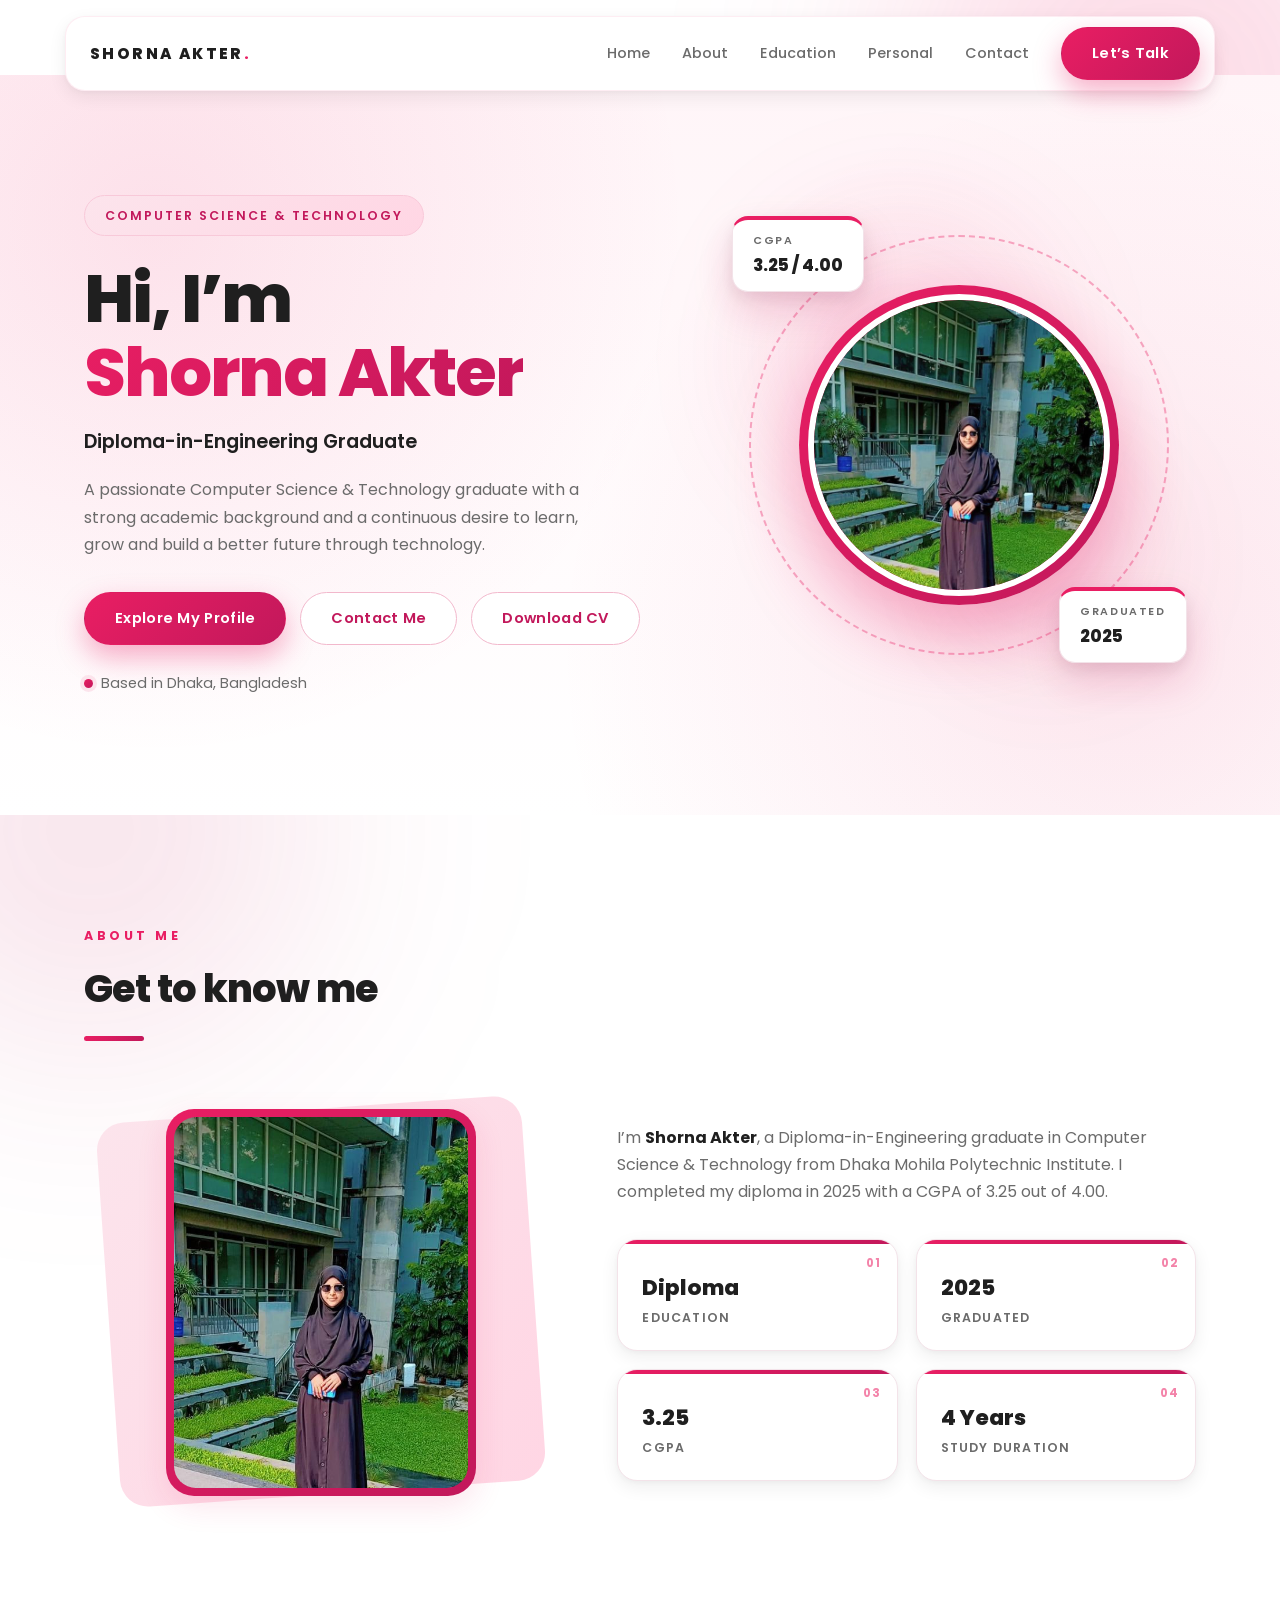
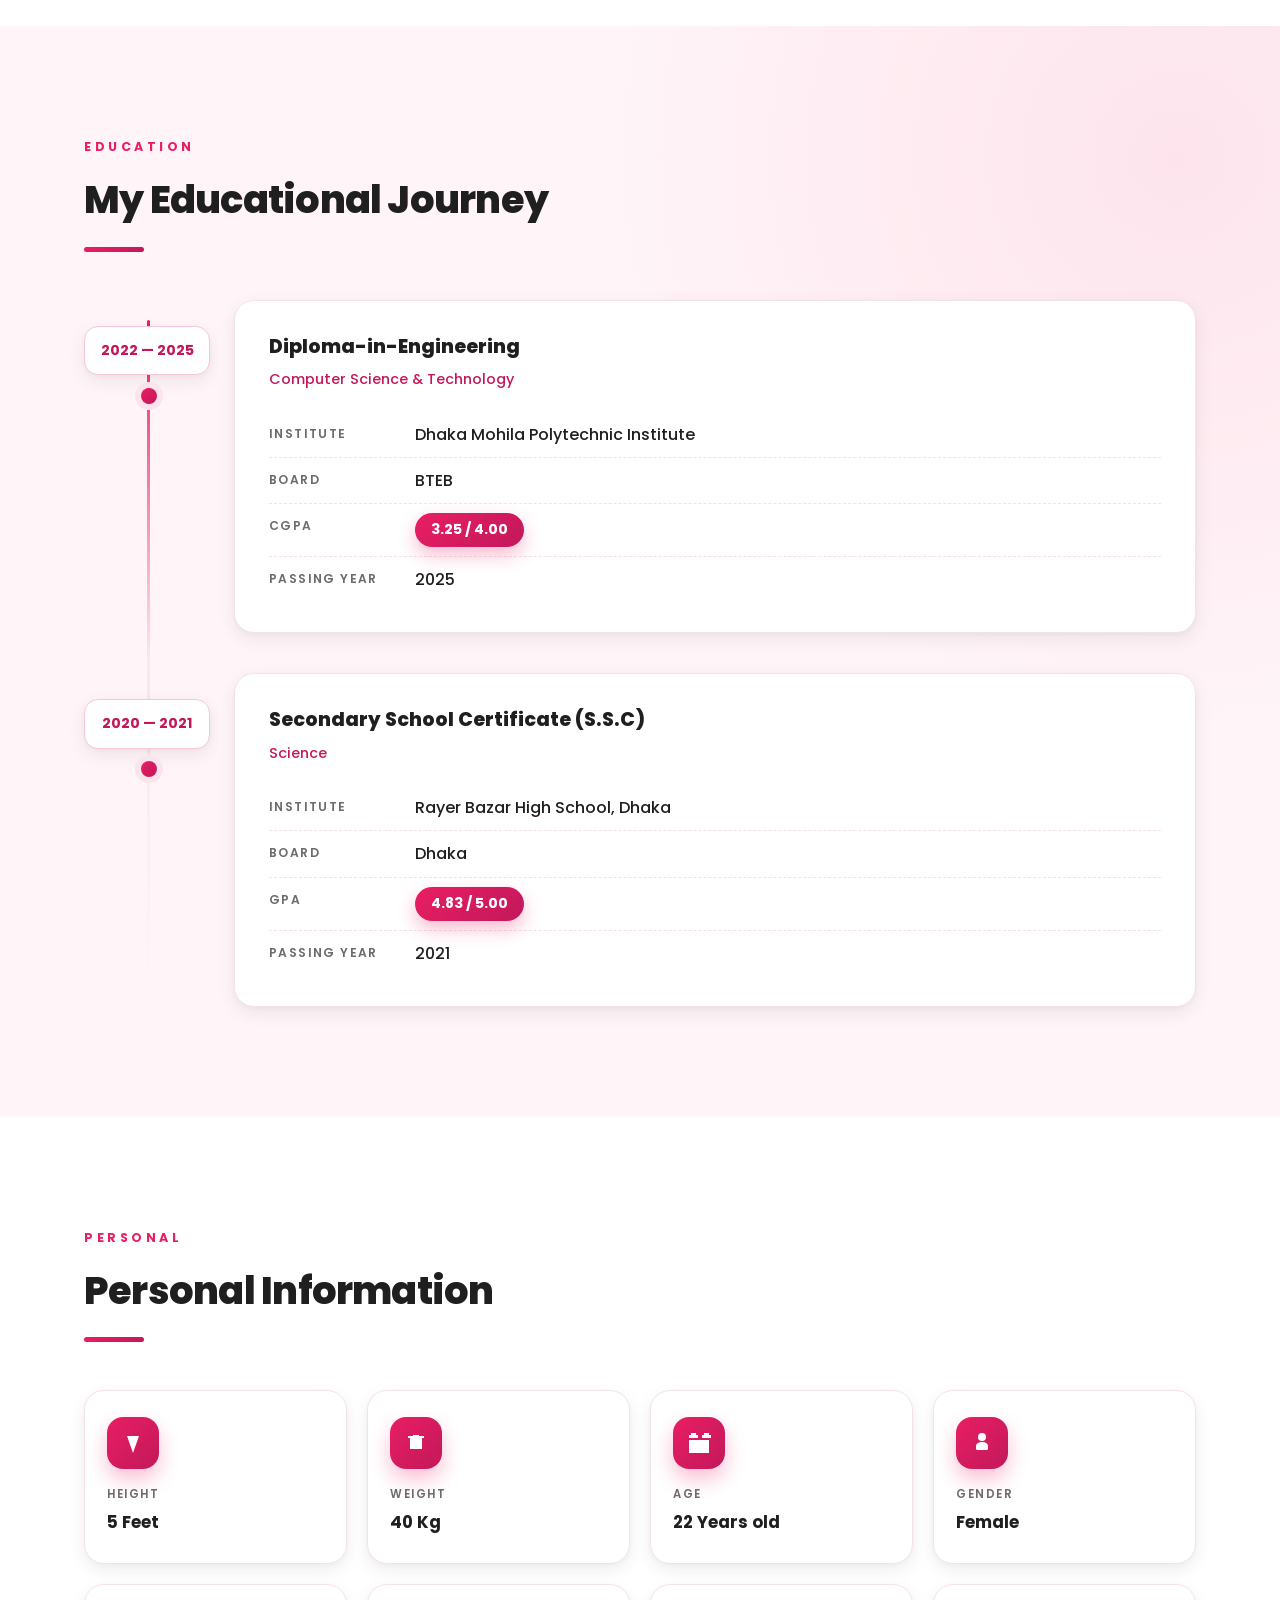
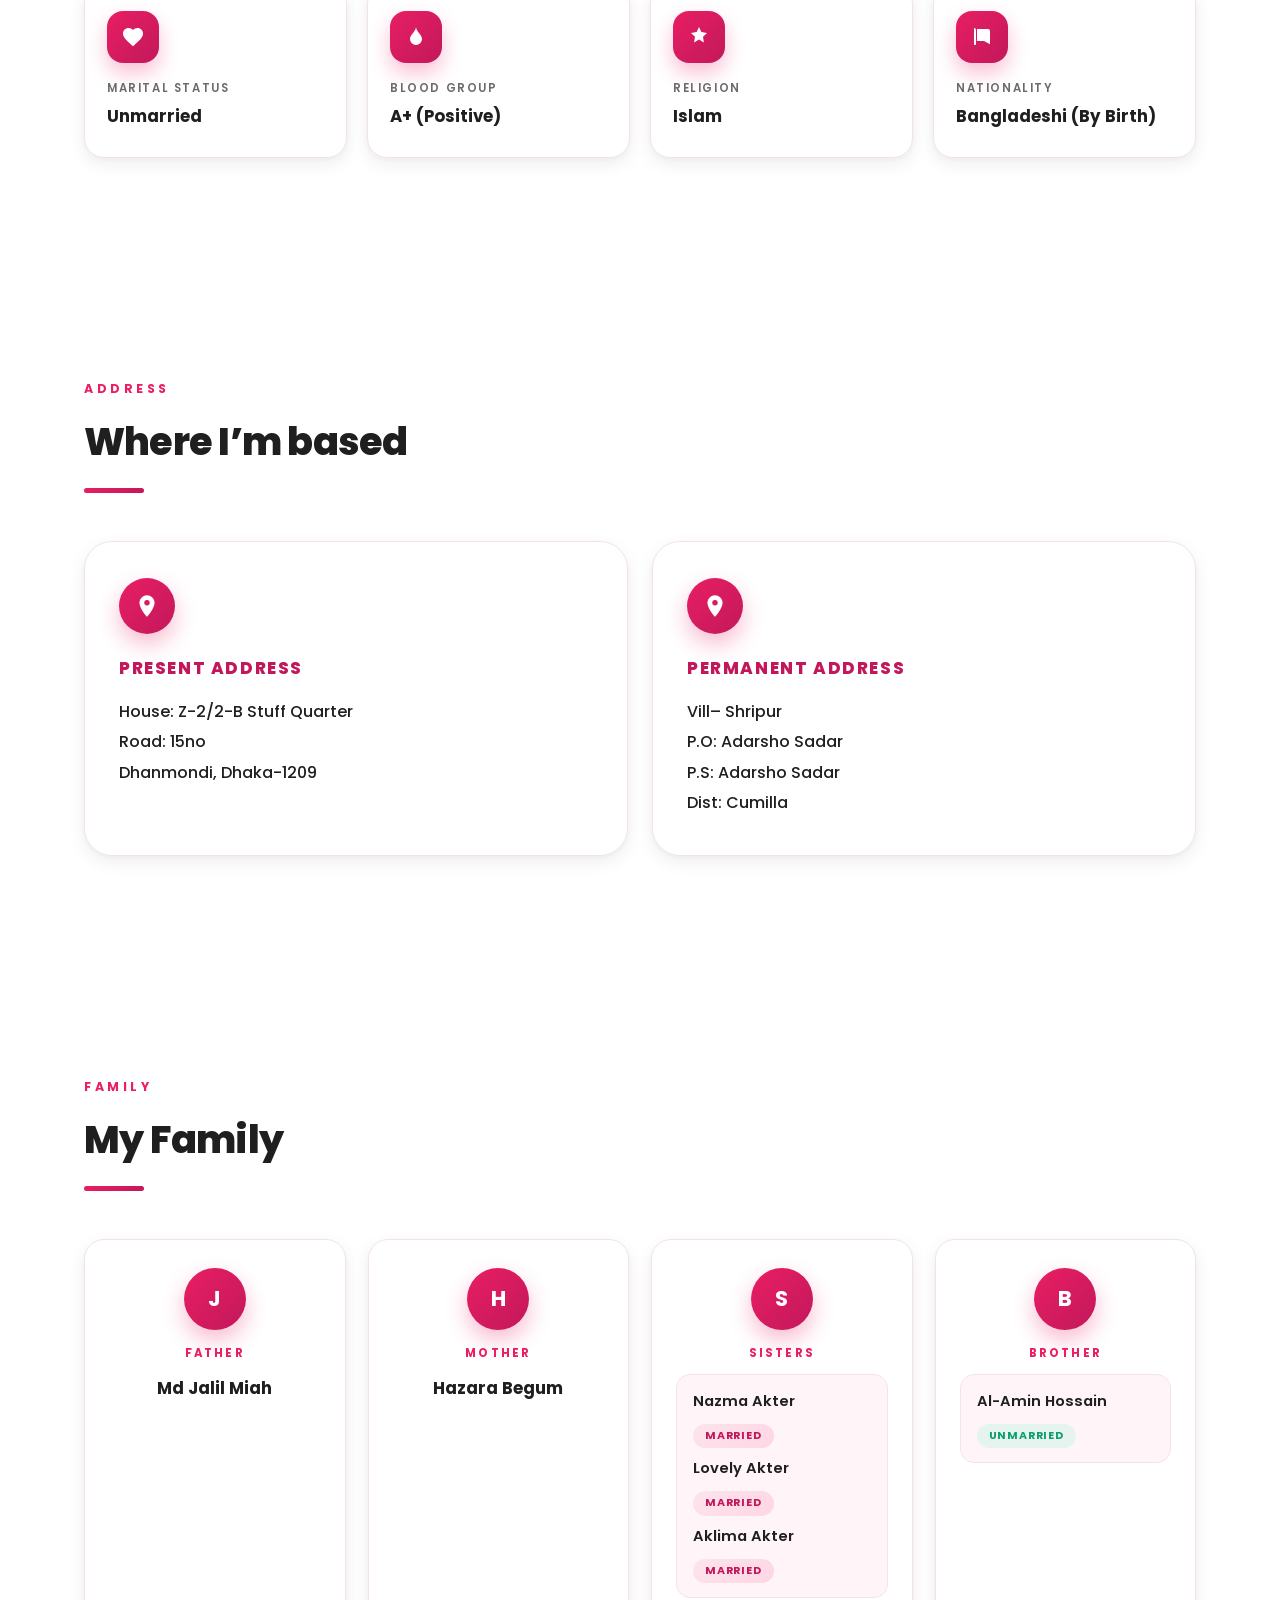
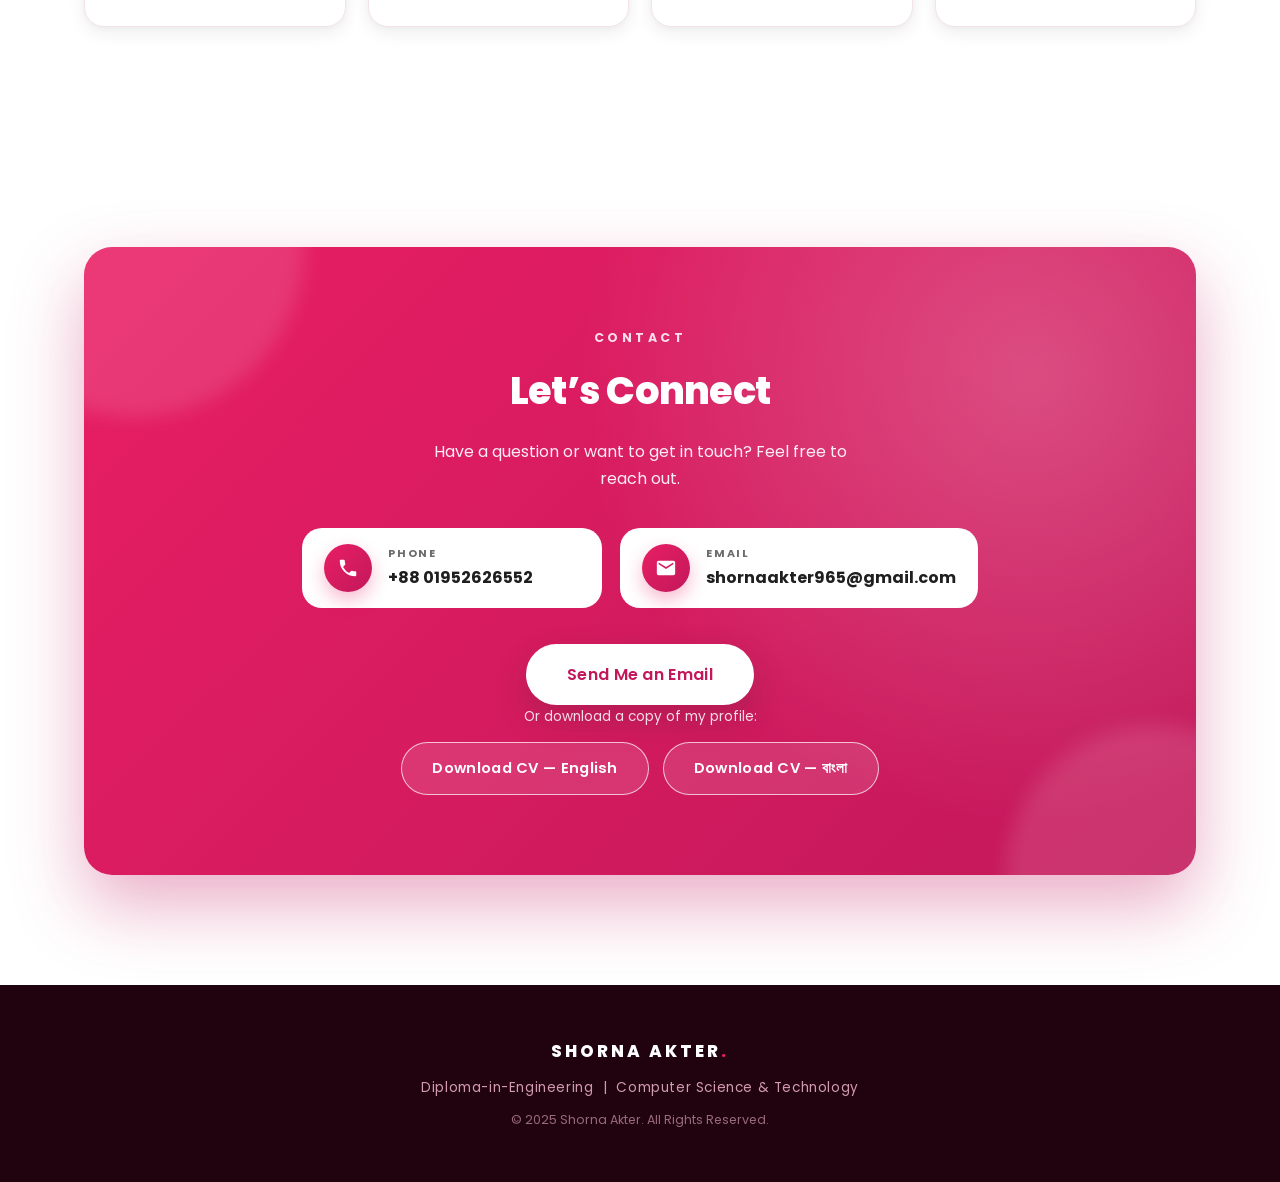
<file: index.html>
<!DOCTYPE html>
<html lang="en">

<head>
    <meta charset="UTF-8">
    <meta name="viewport" content="width=device-width, initial-scale=1.0">
    <meta name="description" content="Personal portfolio of Shorna Akter, Diploma-in-Engineering graduate in Computer Science & Technology from Dhaka Mohila Polytechnic Institute.">
    <title>Shorna Akter | Computer Science &amp; Technology Graduate</title>

    <link rel="preconnect" href="https://fonts.googleapis.com">
    <link rel="preconnect" href="https://fonts.gstatic.com" crossorigin>
    <link href="https://fonts.googleapis.com/css2?family=Poppins:wght@400;500;600;700;800&display=swap" rel="stylesheet">

    <link rel="stylesheet" href="style.css">
</head>

<body id="home">

    <!-- ===================== NAVBAR ===================== -->
    <header class="site-header">
        <nav class="nav-bar" aria-label="Primary navigation">

            <a class="brand" href="#home">SHORNA&nbsp;AKTER</a>

            <input type="checkbox" id="nav-toggle" class="nav-toggle-input" aria-hidden="true">
            <label for="nav-toggle" class="nav-toggle" aria-label="Toggle navigation menu">
                <span></span>
                <span></span>
                <span></span>
            </label>

            <div class="nav-links">
                <a href="#home">Home</a>
                <a href="#about">About</a>
                <a href="#education">Education</a>
                <a href="#personal">Personal</a>
                <a href="#contact">Contact</a>
            </div>

            <a href="#contact" class="btn btn-primary nav-cta">Let&rsquo;s Talk</a>

        </nav>
    </header>

    <main>

        <!-- ===================== HERO ===================== -->
        <section class="hero">
            <div class="container hero-grid">

                <div class="hero-text">
                    <span class="hero-badge">COMPUTER SCIENCE &amp; TECHNOLOGY</span>
                    <h1>Hi, I&rsquo;m<br><span class="grad-text">Shorna Akter</span></h1>
                    <p class="hero-subtitle">Diploma-in-Engineering Graduate</p>
                    <p class="hero-desc">
                        A passionate Computer Science &amp; Technology graduate with a strong academic background
                        and a continuous desire to learn, grow and build a better future through technology.
                    </p>

                    <div class="hero-cta">
                        <a href="#about" class="btn btn-primary">Explore My Profile</a>
                        <a href="#contact" class="btn btn-outline">Contact Me</a>
                        <a href="assets/Shorna-Akter-CV-English.pdf" download="Shorna-Akter-CV-English.pdf" class="btn btn-outline">Download CV</a>
                    </div>

                    <p class="hero-location">Based in Dhaka, Bangladesh</p>
                </div>

                <div class="hero-visual">

                    <div class="blob blob-1" aria-hidden="true"></div>
                    <div class="blob blob-2" aria-hidden="true"></div>
                    <div class="ring-orbit" aria-hidden="true"></div>

                    <div class="profile-frame">
                        <div class="profile-figure" role="img" aria-label="Profile photo of Shorna Akter">
                            <img src="assets/photo_2026-09-15_10-30-30.jpg" alt="Profile photo of Shorna Akter">
                        </div>
                    </div>

                    <div class="float-chip chip-cgpa">
                        <span>CGPA</span>
                        <strong>3.25 / 4.00</strong>
                    </div>

                    <div class="float-chip chip-grad">
                        <span>Graduated</span>
                        <strong>2025</strong>
                    </div>

                </div>

            </div>
        </section>

        <!-- ===================== ABOUT ===================== -->
        <section class="section" id="about">
            <div class="container">

                <p class="section-label">About Me</p>
                <h2 class="section-heading">Get to know me</h2>

                <div class="about-grid">

                    <div class="about-visual">
                        <!-- Replace the placeholder with:
                             <img src="assets/profile.jpg" alt="Photo of Shorna Akter"> -->
                        <div class="about-frame" role="img" aria-label="Photo of Shorna Akter">
                            <img class="about-photo" src="assets/photo_2026-09-15_10-30-30.jpg" alt="Photo of Shorna Akter">
                        </div>
                    </div>

                    <div class="about-content">

                        <p class="about-text">
                            I&rsquo;m <strong>Shorna Akter</strong>, a Diploma-in-Engineering graduate in
                            Computer Science &amp; Technology from Dhaka Mohila Polytechnic Institute.
                            I completed my diploma in 2025 with a CGPA of 3.25 out of 4.00.
                        </p>

                        <div class="stats-grid">

                            <div class="stat-card">
                                <span class="stat-num">01</span>
                                <span class="stat-value">Diploma</span>
                                <span class="stat-label">Education</span>
                            </div>

                            <div class="stat-card">
                                <span class="stat-num">02</span>
                                <span class="stat-value">2025</span>
                                <span class="stat-label">Graduated</span>
                            </div>

                            <div class="stat-card">
                                <span class="stat-num">03</span>
                                <span class="stat-value">3.25</span>
                                <span class="stat-label">CGPA</span>
                            </div>

                            <div class="stat-card">
                                <span class="stat-num">04</span>
                                <span class="stat-value">4 Years</span>
                                <span class="stat-label">Study Duration</span>
                            </div>

                        </div>

                    </div>

                </div>

            </div>
        </section>

        <!-- ===================== EDUCATION ===================== -->
        <section class="section educ" id="education">
            <div class="container">

                <p class="section-label">Education</p>
                <h2 class="section-heading">My Educational Journey</h2>

                <div class="timeline">

                    <article class="tl-item">
                        <span class="tl-year">2022 &mdash; 2025</span>
                        <span class="tl-dot" aria-hidden="true"></span>

                        <div class="tl-card">
                            <h3 class="tl-degree">Diploma-in-Engineering</h3>
                            <p class="tl-sub">Computer Science &amp; Technology</p>

                            <dl class="tl-details">
                                <div class="tl-row">
                                    <dt>Institute</dt>
                                    <dd>Dhaka Mohila Polytechnic Institute</dd>
                                </div>
                                <div class="tl-row">
                                    <dt>Board</dt>
                                    <dd>BTEB</dd>
                                </div>
                                <div class="tl-row">
                                    <dt>CGPA</dt>
                                    <dd><span class="score-pill">3.25 / 4.00</span></dd>
                                </div>
                                <div class="tl-row">
                                    <dt>Passing Year</dt>
                                    <dd>2025</dd>
                                </div>
                            </dl>
                        </div>
                    </article>

                    <article class="tl-item">
                        <span class="tl-year">2020 &mdash; 2021</span>
                        <span class="tl-dot" aria-hidden="true"></span>

                        <div class="tl-card">
                            <h3 class="tl-degree">Secondary School Certificate (S.S.C)</h3>
                            <p class="tl-sub">Science</p>

                            <dl class="tl-details">
                                <div class="tl-row">
                                    <dt>Institute</dt>
                                    <dd>Rayer Bazar High School, Dhaka</dd>
                                </div>
                                <div class="tl-row">
                                    <dt>Board</dt>
                                    <dd>Dhaka</dd>
                                </div>
                                <div class="tl-row">
                                    <dt>GPA</dt>
                                    <dd><span class="score-pill">4.83 / 5.00</span></dd>
                                </div>
                                <div class="tl-row">
                                    <dt>Passing Year</dt>
                                    <dd>2021</dd>
                                </div>
                            </dl>
                        </div>
                    </article>

                </div>

            </div>
        </section>

        <!-- ===================== PERSONAL ===================== -->
        <section class="section" id="personal">
            <div class="container">

                <p class="section-label">Personal</p>
                <h2 class="section-heading">Personal Information</h2>

                <div class="info-grid">

                    <div class="info-card">
                        <span class="info-icon" aria-hidden="true">
                            <svg viewBox="0 0 24 24">
                                <path d="M12 2v3M6 5h12M9 8v6M15 8v6M6 5l6 17 6-17"/>
                                <path d="M8 8h8"/>
                            </svg>
                        </span>
                        <span class="info-label">Height</span>
                        <span class="info-value">5 Feet</span>
                    </div>

                    <div class="info-card">
                        <span class="info-icon" aria-hidden="true">
                            <svg viewBox="0 0 24 24">
                                <path d="M4 7h2v11h12V7h2V5H4z"/>
                                <path d="M9 4h6v2h1v2H8V6h1V4zm1 4h4v4h-4z"/>
                            </svg>
                        </span>
                        <span class="info-label">Weight</span>
                        <span class="info-value">40 Kg</span>
                    </div>

                    <div class="info-card">
                        <span class="info-icon" aria-hidden="true">
                            <svg viewBox="0 0 24 24">
                                <path d="M7 2h2v2h2v3H2V4h2V2h3zm12 0h-2v2h-2v3h9V4h-2V2h-3z"/>
                                <path d="M2 9h20v13H2z"/>
                                <path d="M2 11h20v3H2z"/>
                            </svg>
                        </span>
                        <span class="info-label">Age</span>
                        <span class="info-value">22 Years old</span>
                    </div>

                    <div class="info-card">
                        <span class="info-icon" aria-hidden="true">
                            <svg viewBox="0 0 24 24">
                                <path d="M12 2a4 4 0 1 1 0 8 4 4 0 0 1 0-8z"/>
                                <path d="M12 11c-4 0-6 1.67-6 4v2.5c0 .7.3 1.5 1 1.5h10c.7 0 1-.8 1-1.5V15c0-2.33-2-4-6-4z"/>
                            </svg>
                        </span>
                        <span class="info-label">Gender</span>
                        <span class="info-value">Female</span>
                    </div>

                    <div class="info-card">
                        <span class="info-icon" aria-hidden="true">
                            <svg viewBox="0 0 24 24">
                                <path d="M12 21.35 10.55 20.03C5.4 15.36 2 12.28 2 8.5 2 5.42 4.42 3 7.5 3c1.74 0 3.41.81 4.5 2.09C13.09 3.81 14.76 3 16.5 3 19.58 3 22 5.42 22 8.5c0 3.78-3.4 6.86-8.55 11.54L12 21.35z"/>
                            </svg>
                        </span>
                        <span class="info-label">Marital Status</span>
                        <span class="info-value">Unmarried</span>
                    </div>

                    <div class="info-card">
                        <span class="info-icon" aria-hidden="true">
                            <svg viewBox="0 0 24 24">
                                <path d="M12 2c-.3 5-6 7.5-6 12a6 6 0 0 0 12 0c0-4.5-5.7-7-6-12z"/>
                            </svg>
                        </span>
                        <span class="info-label">Blood Group</span>
                        <span class="info-value">A+ (Positive)</span>
                    </div>

                    <div class="info-card">
                        <span class="info-icon" aria-hidden="true">
                            <svg viewBox="0 0 24 24">
                                <path d="M12 2l2.4 5.1L20 7.9l-4 3.9.9 5.6L12 14.6 7.1 17.4 8 11.8l-4-3.9 5.6-.8z"/>
                            </svg>
                        </span>
                        <span class="info-label">Religion</span>
                        <span class="info-value">Islam</span>
                    </div>

                    <div class="info-card">
                        <span class="info-icon" aria-hidden="true">
                            <svg viewBox="0 0 24 24">
                                <path d="M4 3a2 2 0 0 1 2 2v14a1 1 0 0 1-1.5.9L4 19.6V3z"/>
                                <path d="M6 4h12a2 2 0 0 1 2 2v13.2L14 16H6.5l.5-.5V4z"/>
                            </svg>
                        </span>
                        <span class="info-label">Nationality</span>
                        <span class="info-value">Bangladeshi (By Birth)</span>
                    </div>

                </div>

            </div>
        </section>

        <!-- ===================== ADDRESS ===================== -->
        <section class="section" id="address">
            <div class="container">

                <p class="section-label">Address</p>
                <h2 class="section-heading">Where I&rsquo;m based</h2>

                <div class="address-grid">

                    <div class="address-card">
                        <span class="address-icon" aria-hidden="true">
                            <svg viewBox="0 0 24 24">
                                <path d="M12 2a7 7 0 0 0-7 7c0 5.25 7 13 7 13s7-7.75 7-13a7 7 0 0 0-7-7zm0 9.5a2.5 2.5 0 1 1 0-5 2.5 2.5 0 0 1 0 5z"/>
                            </svg>
                        </span>
                        <h3 class="address-title">Present Address</h3>
                        <p class="address-line">House: Z-2/2-B Stuff Quarter</p>
                        <p class="address-line">Road: 15no</p>
                        <p class="address-line">Dhanmondi, Dhaka-1209</p>
                    </div>

                    <div class="address-card">
                        <span class="address-icon" aria-hidden="true">
                            <svg viewBox="0 0 24 24">
                                <path d="M12 2a7 7 0 0 0-7 7c0 5.25 7 13 7 13s7-7.75 7-13a7 7 0 0 0-7-7zm0 9.5a2.5 2.5 0 1 1 0-5 2.5 2.5 0 0 1 0 5z"/>
                            </svg>
                        </span>
                        <h3 class="address-title">Permanent Address</h3>
                        <p class="address-line">Vill&ndash; Shripur</p>
                        <p class="address-line">P.O: Adarsho Sadar</p>
                        <p class="address-line">P.S: Adarsho Sadar</p>
                        <p class="address-line">Dist: Cumilla</p>
                    </div>

                </div>

            </div>
        </section>

        <!-- ===================== FAMILY ===================== -->
        <section class="section" id="family">
            <div class="container">

                <p class="section-label">Family</p>
                <h2 class="section-heading">My Family</h2>

                <div class="family-grid">

                    <div class="family-card">
                        <span class="family-avatar" aria-hidden="true">J</span>
                        <span class="family-role">Father</span>
                        <span class="family-name">Md Jalil Miah</span>
                    </div>

                    <div class="family-card">
                        <span class="family-avatar" aria-hidden="true">H</span>
                        <span class="family-role">Mother</span>
                        <span class="family-name">Hazara Begum</span>
                    </div>

                    <div class="family-card">
                        <span class="family-avatar" aria-hidden="true">S</span>
                        <span class="family-role">Sisters</span>
                        <ul class="family-list">
                            <li>Nazma Akter <span class="family-status">Married</span></li>
                            <li>Lovely Akter <span class="family-status">Married</span></li>
                            <li>Aklima Akter <span class="family-status">Married</span></li>
                        </ul>
                    </div>

                    <div class="family-card">
                        <span class="family-avatar" aria-hidden="true">B</span>
                        <span class="family-role">Brother</span>
                        <ul class="family-list">
                            <li>Al-Amin Hossain <span class="family-status unmarried">Unmarried</span></li>
                        </ul>
                    </div>

                </div>

            </div>
        </section>

        <!-- ===================== CONTACT ===================== -->
        <section class="section" id="contact">
            <div class="container">

                <div class="contact-panel">

                    <div class="contact-glow contact-glow-1" aria-hidden="true"></div>
                    <div class="contact-glow contact-glow-2" aria-hidden="true"></div>

                    <p class="contact-label">Contact</p>
                    <h2>Let&rsquo;s Connect</h2>
                    <p class="contact-desc">Have a question or want to get in touch? Feel free to reach out.</p>

                    <div class="contact-cards">

                        <a class="contact-card" href="tel:+8801952626552">
                            <span class="contact-method-icon" aria-hidden="true">
                                <svg viewBox="0 0 24 24">
                                    <path d="M6.62 10.79a15 15 0 0 0 6.59 6.59l2.2-2.2a1 1 0 0 1 1.02-.24 11.36 11.36 0 0 0 3.57.57 1 1 0 0 1 1 1V20a1 1 0 0 1-1 1A17 17 0 0 1 3 4a1 1 0 0 1 1-1h3.5a1 1 0 0 1 1 1 11.36 11.36 0 0 0 .57 3.57 1 1 0 0 1-.25 1.02z"/>
                                </svg>
                            </span>
                            <span class="contact-method-body">
                                <span class="contact-method-label">Phone</span>
                                <span class="contact-method-value">+88 01952626552</span>
                            </span>
                        </a>

                        <a class="contact-card" href="mailto:shornaakter965@gmail.com">
                            <span class="contact-method-icon" aria-hidden="true">
                                <svg viewBox="0 0 24 24">
                                    <path d="M20 4H4a2 2 0 0 0-2 2v12a2 2 0 0 0 2 2h16a2 2 0 0 0 2-2V6a2 2 0 0 0-2-2zm0 4-8 5-8-5V6l8 5 8-5z"/>
                                </svg>
                            </span>
                            <span class="contact-method-body">
                                <span class="contact-method-label">Email</span>
                                <span class="contact-method-value">shornaakter965@gmail.com</span>
                            </span>
                        </a>

                    </div>

                    <a href="mailto:shornaakter965@gmail.com?subject=Let's%20Connect" class="btn btn-white">
                        Send Me an Email
                    </a>

                    <p class="download-hint">Or download a copy of my profile:</p>

                    <div class="download-row">
                        <a href="assets/Shorna-Akter-CV-English.pdf" download="Shorna-Akter-CV-English.pdf" class="btn btn-ghost">Download CV &mdash; English</a>
                        <a href="assets/Shorna-Akter-CV-Bangla.pdf" download="Shorna-Akter-CV-Bangla.pdf" class="btn btn-ghost">Download CV &mdash; বাংলা</a>
                    </div>

                </div>

            </div>
        </section>

    </main>

    <!-- ===================== FOOTER ===================== -->
    <footer class="site-footer">
        <div class="container footer-inner">
            <p class="footer-brand">SHORNA&nbsp;AKTER</p>
            <p class="footer-tag">Diploma-in-Engineering &nbsp;|&nbsp; Computer Science &amp; Technology</p>
            <p class="footer-copy">&copy; 2025 Shorna Akter. All Rights Reserved.</p>
        </div>
    </footer>

</body>

</html>
</file>
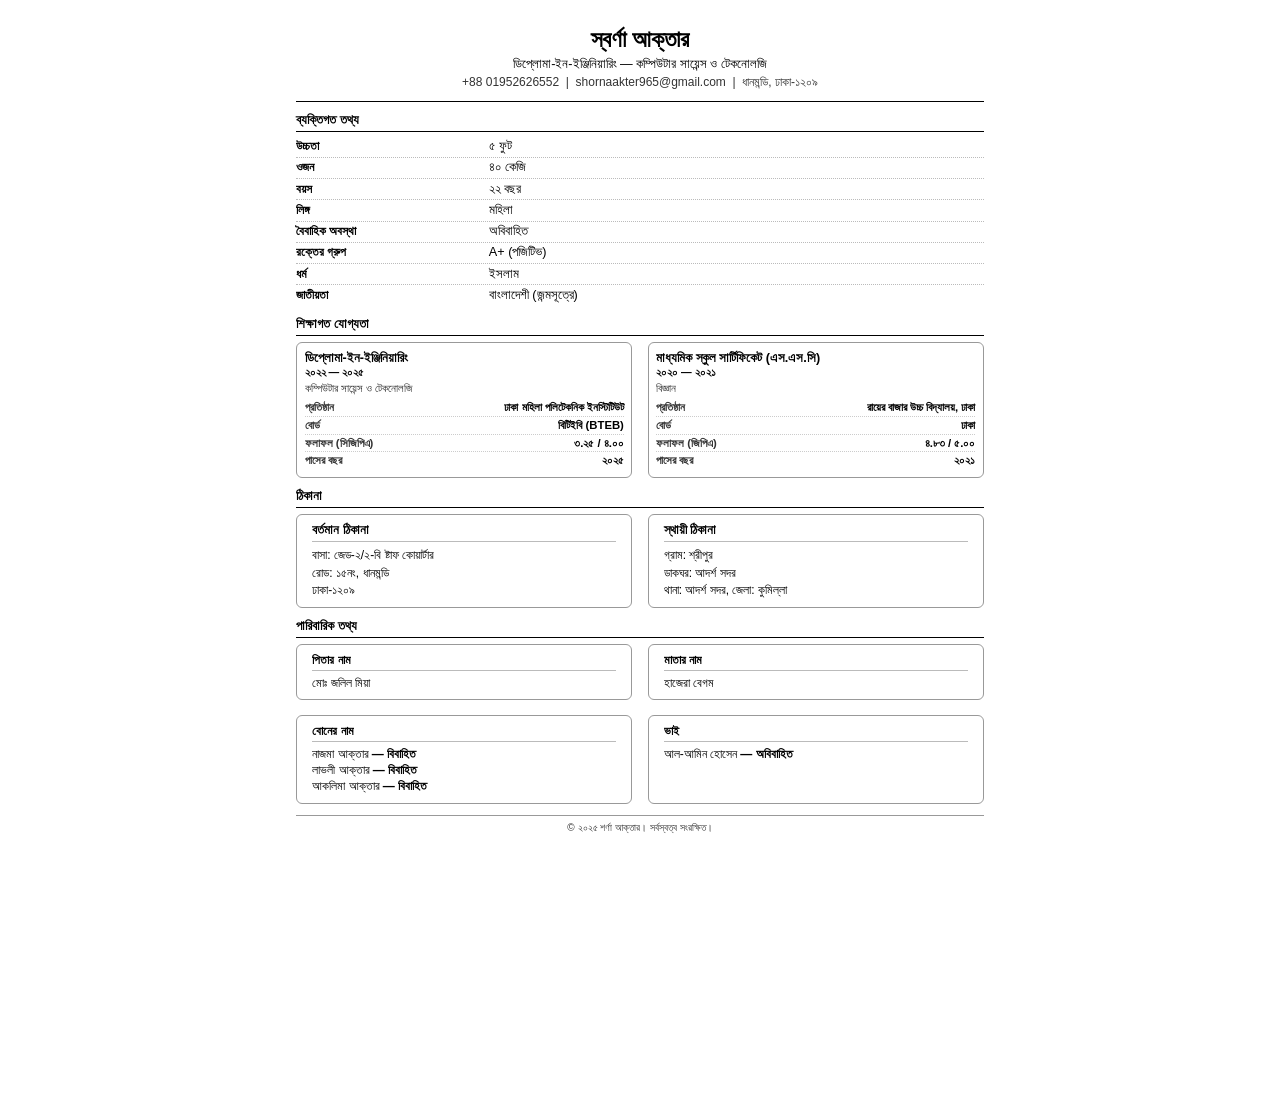
<file: pdf-bangla.html>
﻿<!DOCTYPE html>
<html lang="bn">

<head>
    <meta charset="utf-8">
    <title>জীবন বৃত্তান্ত - স্বর্ণা আক্তার</title>
    <style>
        @page {
            size: A4;
            margin: 0;
        }

        * {
            margin: 0;
            padding: 0;
            box-sizing: border-box;
        }

        html {
            -webkit-print-color-adjust: exact;
            print-color-adjust: exact;
        }

        body {
            font-family: "Nirmala UI", "Vrinda", "Shonar Bangla", "Segoe UI", sans-serif;
            color: #000;
            background: #fff;
        }

        .sheet {
            width: 210mm;
            min-height: 295mm;
            margin: 0 auto;
        }

        .page {
            padding: 7mm 14mm 5mm;
        }

        /* ---------- Header ---------- */
        .hd {
            text-align: center;
        }

        .hd h1 {
            font-size: 17pt;
            font-weight: 800;
        }

        .hd .sub {
            font-size: 9.5pt;
            margin-top: 1mm;
        }

        .hd .contact {
            font-size: 9pt;
            color: #333;
            margin-top: 0.8mm;
        }

        .hr {
            border: 0;
            border-top: 1.2pt solid #000;
            margin: 3mm 0;
        }

        /* ---------- Sections ---------- */
        .sec {
            margin-top: 3mm;
        }

        .sec-title {
            font-size: 9.5pt;
            font-weight: 800;
            border-bottom: 0.8pt solid #000;
            padding-bottom: 0.8mm;
        }

        .rows {
            margin-top: 1.2mm;
        }

        .row {
            display: grid;
            grid-template-columns: 48mm 1fr;
            gap: 3mm;
            padding: 0.7mm 0;
            border-bottom: 0.4pt dotted #bbb;
        }

        .row:last-child {
            border-bottom: 0;
        }

        .row dt {
            font-size: 9pt;
            font-weight: 700;
        }

        .row dd {
            font-size: 9.5pt;
        }

        /* ---------- Education ---------- */
        .edu-grid {
            display: grid;
            grid-template-columns: 1fr 1fr;
            gap: 4mm;
            margin-top: 1.6mm;
        }

        .edu-card {
            border: 0.8pt solid #999;
            border-radius: 6px;
            padding: 2mm;
            break-inside: avoid;
        }

        .edu-card h3 {
            font-size: 9.5pt;
            font-weight: 800;
        }

        .edu-card .year {
            display: block;
            font-size: 8pt;
            font-weight: 700;
            margin-bottom: 1mm;
        }

        .edu-card .dpt {
            font-size: 8.5pt;
            color: #333;
            margin-bottom: 1mm;
        }

        .edu-line {
            display: flex;
            justify-content: space-between;
            gap: 3mm;
            padding: 0.5mm 0;
            font-size: 8.5pt;
            border-bottom: 0.4pt dotted #ccc;
        }

        .edu-line:last-child {
            border-bottom: 0;
        }

        .edu-line span:first-child {
            color: #333;
            font-weight: 600;
        }

        .edu-line span:last-child {
            font-weight: 700;
            text-align: right;
        }

        /* ---------- Address ---------- */
        .addr-grid {
            display: grid;
            grid-template-columns: 1fr 1fr;
            gap: 4mm;
            margin-top: 1.6mm;
        }

        .addr-card {
            border: 0.8pt solid #999;
            border-radius: 6px;
            padding: 2mm 4mm;
            break-inside: avoid;
        }

        .addr-card h3 {
            font-size: 9.5pt;
            font-weight: 800;
            border-bottom: 0.4pt solid #bbb;
            padding-bottom: 0.8mm;
            margin-bottom: 1.5mm;
        }

        .addr-card p {
            font-size: 9pt;
            line-height: 1.45;
        }

        /* ---------- Family ---------- */
        .fam-grid {
            display: grid;
            grid-template-columns: 1fr 1fr;
            gap: 4mm;
            margin-top: 1.6mm;
        }

        .fam-card {
            border: 0.8pt solid #999;
            border-radius: 6px;
            padding: 2mm 4mm;
            break-inside: avoid;
        }

        .fam-card h3 {
            font-size: 9pt;
            font-weight: 800;
            border-bottom: 0.4pt solid #bbb;
            padding-bottom: 0.8mm;
            margin-bottom: 1.2mm;
        }

        .fam-card p {
            font-size: 9pt;
            margin-bottom: 0.6mm;
        }

        .fam-card span {
            font-weight: 700;
        }

        /* ---------- Footer ---------- */
        .foot {
            text-align: center;
            font-size: 7.5pt;
            color: #333;
            margin-top: 3mm;
            border-top: 0.8pt solid #999;
            padding-top: 1.5mm;
        }
    </style>
</head>

<body>
    <div class="sheet">
        <div class="page">

            <header class="hd">
                <h1>স্বর্ণা আক্তার</h1>
                <p class="sub">ডিপ্লোমা-ইন-ইঞ্জিনিয়ারিং &mdash; কম্পিউটার সায়েন্স ও টেকনোলজি</p>
                <p class="contact">+88 01952626552 &nbsp;|&nbsp; shornaakter965@gmail.com &nbsp;|&nbsp; ধানমন্ডি,
                    ঢাকা-১২০৯</p>
            </header>

            <hr class="hr">

            <section class="sec">
                <h2 class="sec-title">ব্যক্তিগত তথ্য</h2>
                <dl class="rows">
                    <div class="row">
                        <dt>উচ্চতা</dt>
                        <dd>৫ ফুট</dd>
                    </div>
                    <div class="row">
                        <dt>ওজন</dt>
                        <dd>৪০ কেজি</dd>
                    </div>
                    <div class="row">
                        <dt>বয়স</dt>
                        <dd>২২ বছর</dd>
                    </div>
                    <div class="row">
                        <dt>লিঙ্গ</dt>
                        <dd>মহিলা</dd>
                    </div>
                    <div class="row">
                        <dt>বৈবাহিক অবস্থা</dt>
                        <dd>অবিবাহিত</dd>
                    </div>
                    <div class="row">
                        <dt>রক্তের গ্রুপ</dt>
                        <dd>A+ (পজিটিভ)</dd>
                    </div>
                    <div class="row">
                        <dt>ধর্ম</dt>
                        <dd>ইসলাম</dd>
                    </div>
                    <div class="row">
                        <dt>জাতীয়তা</dt>
                        <dd>বাংলাদেশী (জন্মসূত্রে)</dd>
                    </div>
                </dl>
            </section>

            <section class="sec">
                <h2 class="sec-title">শিক্ষাগত যোগ্যতা</h2>

                <div class="edu-grid">

                    <article class="edu-card">
                        <h3>ডিপ্লোমা-ইন-ইঞ্জিনিয়ারিং </h3>
                        <span class="year">২০২২ &mdash; ২০২৫</span>
                        <p class="dpt">কম্পিউটার সায়েন্স ও টেকনোলজি</p>
                        <div class="edu-line"><span>প্রতিষ্ঠান</span><span>ঢাকা মহিলা পলিটেকনিক ইনস্টিটিউট</span></div>
                        <div class="edu-line"><span>বোর্ড</span><span>বিটিইবি (BTEB)</span></div>
                        <div class="edu-line"><span>ফলাফল (সিজিপিএ)</span><span>৩.২৫ / ৪.০০</span></div>
                        <div class="edu-line"><span>পাসের বছর</span><span>২০২৫</span></div>
                    </article>

                    <article class="edu-card">
                        <h3>মাধ্যমিক স্কুল সার্টিফিকেট (এস.এস.সি)</h3>
                        <span class="year">২০২০ &mdash; ২০২১</span>
                        <p class="dpt">বিজ্ঞান</p>
                        <div class="edu-line"><span>প্রতিষ্ঠান</span><span>রায়ের বাজার উচ্চ বিদ্যালয়, ঢাকা</span>
                        </div>
                        <div class="edu-line"><span>বোর্ড</span><span>ঢাকা</span></div>
                        <div class="edu-line"><span>ফলাফল (জিপিএ)</span><span>৪.৮৩ / ৫.০০</span></div>
                        <div class="edu-line"><span>পাসের বছর</span><span>২০২১</span></div>
                    </article>

                </div>
            </section>

            <section class="sec">
                <h2 class="sec-title">ঠিকানা</h2>

                <div class="addr-grid">
                    <div class="addr-card">
                        <h3>বর্তমান ঠিকানা</h3>
                        <p>বাসা: জেড-২/২-বি ষ্টাফ কোয়ার্টার<br>রোড: ১৫নং, ধানমন্ডি<br>ঢাকা-১২০৯</p>
                    </div>
                    <div class="addr-card">
                        <h3>স্থায়ী ঠিকানা</h3>
                        <p>গ্রাম: শ্রীপুর <br>ডাকঘর: আদর্শ সদর<br>থানা: আদর্শ সদর, জেলা: কুমিল্লা</p>
                    </div>
                </div>
            </section>

            <section class="sec">
                <h2 class="sec-title">পারিবারিক তথ্য</h2>

                <div class="fam-grid">
                    <div class="fam-card">
                        <h3>পিতার নাম</h3>
                        <p>মোঃ জলিল মিয়া</p>
                    </div>
                    <div class="fam-card">
                        <h3>মাতার নাম</h3>
                        <p>হাজেরা বেগম</p>
                    </div>
                    <div class="fam-card">
                        <h3>বোনের নাম</h3>
                        <p>নাজমা আক্তার <span>&mdash; বিবাহিত</span></p>
                        <p>লাভলী আক্তার <span>&mdash; বিবাহিত</span></p>
                        <p>আকলিমা আক্তার <span>&mdash; বিবাহিত</span></p>
                    </div>
                    <div class="fam-card">
                        <h3>ভাই</h3>
                        <p>আল-আমিন হোসেন <span>&mdash; অবিবাহিত</span></p>
                    </div>
                </div>
            </section>

            <footer class="foot">
                &copy; ২০২৫ শর্ণা আক্তার। সর্বস্বত্ব সংরক্ষিত।
            </footer>

        </div>
    </div>
</body>

</html>
</file>
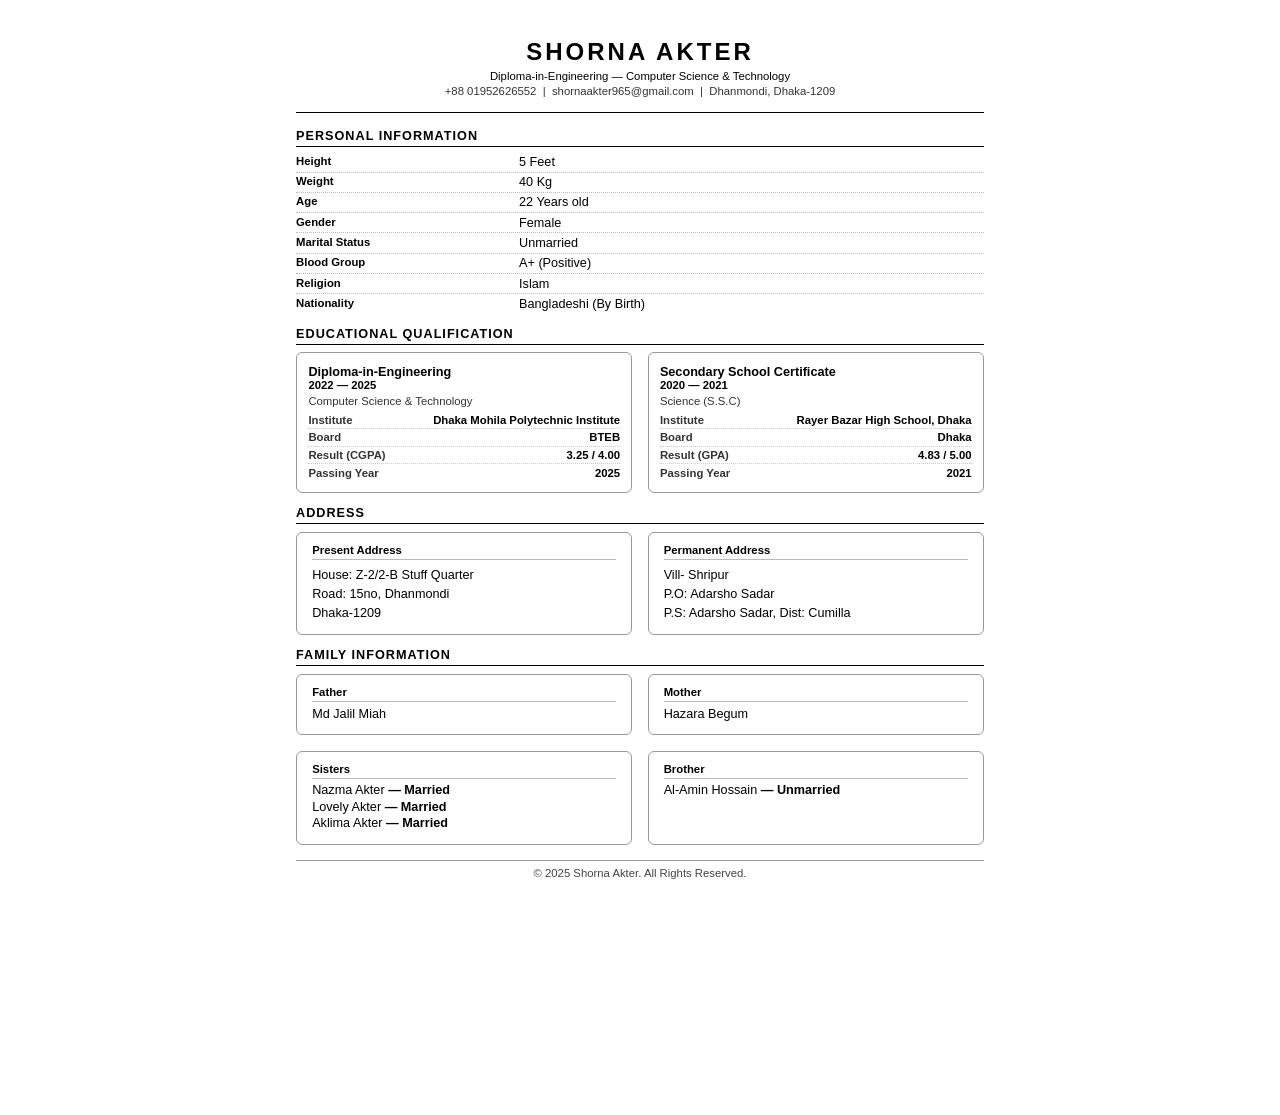
<file: pdf-english.html>
﻿<!DOCTYPE html>
<html lang="en">

<head>
    <meta charset="utf-8">
    <title>Biographical Data - Shorna Akter</title>
    <style>
        @page {
            size: A4;
            margin: 0;
        }

        * {
            margin: 0;
            padding: 0;
            box-sizing: border-box;
        }

        html {
            -webkit-print-color-adjust: exact;
            print-color-adjust: exact;
        }

        body {
            font-family: "Segoe UI", "Poppins", Arial, sans-serif;
            color: #000;
            background: #fff;
        }

        .sheet {
            width: 210mm;
            min-height: 295mm;
            margin: 0 auto;
        }

        .page {
            padding: 10mm 14mm 6mm;
        }

        /* ---------- Header ---------- */
        .hd {
            text-align: center;
        }

        .hd h1 {
            font-size: 18pt;
            font-weight: 800;
            letter-spacing: 3px;
        }

        .hd .sub {
            font-size: 8.5pt;
            margin-top: 1.2mm;
        }

        .hd .contact {
            font-size: 8.5pt;
            color: #333;
            margin-top: 0.8mm;
        }

        .hr {
            border: 0;
            border-top: 1.2pt solid #000;
            margin: 4mm 0;
        }

        /* ---------- Sections ---------- */
        .sec {
            margin-top: 3.5mm;
        }

        .sec-title {
            font-size: 9.5pt;
            font-weight: 800;
            text-transform: uppercase;
            letter-spacing: 1px;
            border-bottom: 0.8pt solid #000;
            padding-bottom: 0.8mm;
        }

        .rows {
            margin-top: 1.5mm;
        }

        .row {
            display: grid;
            grid-template-columns: 55mm 1fr;
            gap: 4mm;
            padding: 0.7mm 0;
            border-bottom: 0.4pt dotted #bbb;
        }

        .row:last-child {
            border-bottom: 0;
        }

        .row dt {
            font-size: 8.5pt;
            font-weight: 700;
        }

        .row dd {
            font-size: 9.5pt;
        }

        /* ---------- Education ---------- */
        .edu-grid {
            display: grid;
            grid-template-columns: 1fr 1fr;
            gap: 4mm;
            margin-top: 2mm;
        }

        .edu-card {
            border: 0.8pt solid #999;
            border-radius: 6px;
            padding: 3mm;
            break-inside: avoid;
        }

        .edu-card h3 {
            font-size: 9.5pt;
            font-weight: 800;
        }

        .edu-card .year {
            display: block;
            font-size: 8.5pt;
            font-weight: 700;
            margin-bottom: 1.2mm;
        }

        .edu-card .dpt {
            font-size: 8.5pt;
            color: #333;
            margin-bottom: 1.2mm;
        }

        .edu-line {
            display: flex;
            justify-content: space-between;
            gap: 3mm;
            padding: 0.6mm 0;
            font-size: 8.5pt;
            border-bottom: 0.4pt dotted #ccc;
        }

        .edu-line:last-child {
            border-bottom: 0;
        }

        .edu-line span:first-child {
            color: #333;
            font-weight: 600;
        }

        .edu-line span:last-child {
            font-weight: 700;
        }

        /* ---------- Address ---------- */
        .addr-grid {
            display: grid;
            grid-template-columns: 1fr 1fr;
            gap: 4mm;
            margin-top: 2mm;
        }

        .addr-card {
            border: 0.8pt solid #999;
            border-radius: 6px;
            padding: 3mm 4mm;
            break-inside: avoid;
        }

        .addr-card h3 {
            font-size: 8.5pt;
            font-weight: 800;
            border-bottom: 0.4pt solid #bbb;
            padding-bottom: 0.8mm;
            margin-bottom: 1.5mm;
        }

        .addr-card p {
            font-size: 9.5pt;
            line-height: 1.5;
        }

        /* ---------- Family ---------- */
        .fam-grid {
            display: grid;
            grid-template-columns: 1fr 1fr;
            gap: 4mm;
            margin-top: 2mm;
        }

        .fam-card {
            border: 0.8pt solid #999;
            border-radius: 6px;
            padding: 3mm 4mm;
            break-inside: avoid;
        }

        .fam-card h3 {
            font-size: 8.5pt;
            font-weight: 800;
            border-bottom: 0.4pt solid #bbb;
            padding-bottom: 0.8mm;
            margin-bottom: 1.2mm;
        }

        .fam-card p {
            font-size: 9.5pt;
            margin-bottom: 0.6mm;
        }

        .fam-card span {
            font-weight: 700;
        }

        /* ---------- Footer ---------- */
        .foot {
            text-align: center;
            font-size: 8.5pt;
            color: #444;
            margin-top: 4mm;
            border-top: 0.8pt solid #999;
            padding-top: 1.6mm;
        }
    </style>
</head>

<body>
    <div class="sheet">
        <div class="page">

            <header class="hd">
                <h1>SHORNA AKTER</h1>
                <p class="sub">Diploma-in-Engineering &mdash; Computer Science &amp; Technology</p>
                <p class="contact">+88 01952626552 &nbsp;|&nbsp; shornaakter965@gmail.com &nbsp;|&nbsp; Dhanmondi,
                    Dhaka-1209</p>
            </header>

            <hr class="hr">

            <section class="sec">
                <h2 class="sec-title">Personal Information</h2>
                <dl class="rows">
                    <div class="row">
                        <dt>Height</dt>
                        <dd>5 Feet</dd>
                    </div>
                    <div class="row">
                        <dt>Weight</dt>
                        <dd>40 Kg</dd>
                    </div>
                    <div class="row">
                        <dt>Age</dt>
                        <dd>22 Years old</dd>
                    </div>
                    <div class="row">
                        <dt>Gender</dt>
                        <dd>Female</dd>
                    </div>
                    <div class="row">
                        <dt>Marital Status</dt>
                        <dd>Unmarried</dd>
                    </div>
                    <div class="row">
                        <dt>Blood Group</dt>
                        <dd>A+ (Positive)</dd>
                    </div>
                    <div class="row">
                        <dt>Religion</dt>
                        <dd>Islam</dd>
                    </div>
                    <div class="row">
                        <dt>Nationality</dt>
                        <dd>Bangladeshi (By Birth)</dd>
                    </div>
                </dl>
            </section>

            <section class="sec">
                <h2 class="sec-title">Educational Qualification</h2>

                <div class="edu-grid">

                    <article class="edu-card">
                        <h3>Diploma-in-Engineering</h3>
                        <span class="year">2022 &mdash; 2025</span>
                        <p class="dpt">Computer Science &amp; Technology</p>
                        <div class="edu-line"><span>Institute</span><span>Dhaka Mohila Polytechnic Institute</span>
                        </div>
                        <div class="edu-line"><span>Board</span><span>BTEB</span></div>
                        <div class="edu-line"><span>Result (CGPA)</span><span>3.25 / 4.00</span></div>
                        <div class="edu-line"><span>Passing Year</span><span>2025</span></div>
                    </article>

                    <article class="edu-card">
                        <h3>Secondary School Certificate</h3>
                        <span class="year">2020 &mdash; 2021</span>
                        <p class="dpt">Science (S.S.C)</p>
                        <div class="edu-line"><span>Institute</span><span>Rayer Bazar High School, Dhaka</span></div>
                        <div class="edu-line"><span>Board</span><span>Dhaka</span></div>
                        <div class="edu-line"><span>Result (GPA)</span><span>4.83 / 5.00</span></div>
                        <div class="edu-line"><span>Passing Year</span><span>2021</span></div>
                    </article>

                </div>
            </section>

            <section class="sec">
                <h2 class="sec-title">Address</h2>

                <div class="addr-grid">
                    <div class="addr-card">
                        <h3>Present Address</h3>
                        <p>House: Z-2/2-B Stuff Quarter<br>Road: 15no, Dhanmondi<br>Dhaka-1209</p>
                    </div>
                    <div class="addr-card">
                        <h3>Permanent Address</h3>
                        <p>Vill- Shripur<br>P.O: Adarsho Sadar<br>P.S: Adarsho Sadar, Dist: Cumilla</p>
                    </div>
                </div>
            </section>

            <section class="sec">
                <h2 class="sec-title">Family Information</h2>

                <div class="fam-grid">
                    <div class="fam-card">
                        <h3>Father</h3>
                        <p>Md Jalil Miah</p>
                    </div>
                    <div class="fam-card">
                        <h3>Mother</h3>
                        <p>Hazara Begum</p>
                    </div>
                    <div class="fam-card">
                        <h3>Sisters</h3>
                        <p>Nazma Akter <span>&mdash; Married</span></p>
                        <p>Lovely Akter <span>&mdash; Married</span></p>
                        <p>Aklima Akter <span>&mdash; Married</span></p>
                    </div>
                    <div class="fam-card">
                        <h3>Brother</h3>
                        <p>Al-Amin Hossain <span>&mdash; Unmarried</span></p>
                    </div>
                </div>
            </section>

            <footer class="foot">
                &copy; 2025 Shorna Akter. All Rights Reserved.
            </footer>

        </div>
    </div>
</body>

</html>
</file>
<file: style.css>
/* ============================================================
   SHORNA AKTER — Personal Portfolio
   Premium pink | Pure HTML5 + CSS3, no frameworks, no JavaScript
   ============================================================ */

:root {
    /* Colors */
    --primary: #E91E63;
    --primary-dark: #C2185B;
    --soft: #FCE4EC;
    --light: #FFF5F8;
    --ink: #1F1F1F;
    --muted: #6B6B6B;
    --white: #FFFFFF;
    --border: #F3E3E9;
    --grad: linear-gradient(135deg, #E91E63, #C2185B);
    --grad-soft: linear-gradient(135deg, #FCE4EC, #FFD6E4);
    --shadow-soft: 0 10px 30px rgba(233, 30, 99, 0.12);
    --shadow-card: 0 6px 18px rgba(31, 31, 31, 0.07), 0 2px 6px rgba(31, 31, 31, 0.04);
    --shadow-hover: 0 18px 40px rgba(194, 24, 91, 0.18), 0 6px 16px rgba(31, 31, 31, 0.08);
    --shadow-profile: 0 30px 70px rgba(233, 30, 99, 0.35);

    /* Typography */
    --font: "Poppins", "Segoe UI", system-ui, -apple-system, Arial, sans-serif;
    --fs-hero: clamp(2.6rem, 6vw, 4.2rem);
    --fs-h2: clamp(1.7rem, 3.4vw, 2.4rem);
    --fs-base: 1rem;

    /* Shape */
    --radius-sm: 14px;
    --radius: 20px;
    --radius-lg: 28px;
    --radius-pill: 999px;

    /* Spacing */
    --space-section: clamp(68px, 9vw, 110px);
    --ease: cubic-bezier(0.4, 0, 0.2, 1);
}

/* ------------------------- Reset ------------------------- */
* {
    margin: 0;
    padding: 0;
    box-sizing: border-box;
}

html {
    scroll-behavior: smooth;
    -webkit-text-size-adjust: 100%;
}

body {
    font-family: var(--font);
    font-size: var(--fs-base);
    line-height: 1.7;
    color: var(--ink);
    background: var(--white);
    -webkit-font-smoothing: antialiased;
    overflow-x: hidden;
}

body::before,
body::after {
    content: "";
    position: fixed;
    z-index: -1;
    border-radius: 50%;
    filter: blur(120px);
    pointer-events: none;
}

body::before {
    width: 520px;
    height: 520px;
    top: -170px;
    right: -140px;
    background: rgba(233, 30, 99, 0.16);
}

body::after {
    width: 440px;
    height: 440px;
    bottom: -150px;
    left: -130px;
    background: rgba(194, 24, 91, 0.12);
}

img,
svg {
    display: inline-block;
}

a {
    color: var(--primary-dark);
    text-decoration: none;
}

ul {
    list-style: none;
}

::selection {
    background: var(--primary);
    color: #fff;
}

:focus-visible {
    outline: 3px solid rgba(233, 30, 99, 0.45);
    outline-offset: 3px;
    border-radius: 6px;
}

.container {
    max-width: 1160px;
    margin: 0 auto;
    padding: 0 24px;
}

.section {
    padding: var(--space-section) 0;
    scroll-margin-top: 92px;
}

/* ========================= NAVBAR ========================= */
.site-header {
    position: sticky;
    top: 16px;
    z-index: 80;
    padding: 0 20px;
}

.nav-bar {
    position: relative;
    max-width: 1150px;
    margin: 0 auto;
    display: flex;
    align-items: center;
    justify-content: space-between;
    gap: 18px;
    background: var(--white);
    border: 1px solid rgba(233, 30, 99, 0.08);
    border-radius: var(--radius);
    box-shadow: var(--shadow-card);
    padding: 10px 14px 10px 24px;
}

.brand {
    font-size: 0.95rem;
    font-weight: 800;
    letter-spacing: 2.4px;
    color: var(--ink);
    flex-shrink: 0;
}

.brand::after {
    content: ".";
    color: var(--primary);
}

.nav-links {
    display: flex;
    align-items: center;
    gap: 4px;
    margin-left: auto;
}

.nav-links a {
    position: relative;
    display: inline-block;
    padding: 8px 14px;
    font-size: 0.9rem;
    font-weight: 500;
    color: var(--muted);
    border-radius: 10px;
    transition: color 0.25s var(--ease);
}

.nav-links a::after {
    content: "";
    position: absolute;
    left: 14px;
    right: 14px;
    bottom: 3px;
    height: 2px;
    border-radius: 2px;
    background: var(--grad);
    transform: scaleX(0);
    transform-origin: left;
    transition: transform 0.3s var(--ease);
}

.nav-links a:hover,
.nav-links a:focus-visible {
    color: var(--primary-dark);
}

.nav-links a:hover::after,
.nav-links a:focus-visible::after {
    transform: scaleX(1);
}

.nav-cta {
    flex-shrink: 0;
}

.nav-toggle-input,
.nav-toggle {
    display: none;
}

/* ========================= BUTTONS ========================= */
.btn {
    display: inline-flex;
    align-items: center;
    justify-content: center;
    gap: 8px;
    padding: 13px 30px;
    border-radius: var(--radius-pill);
    font-family: var(--font);
    font-size: 0.92rem;
    font-weight: 600;
    letter-spacing: 0.3px;
    border: 1.5px solid transparent;
    cursor: pointer;
    transition: transform 0.3s var(--ease), box-shadow 0.3s var(--ease), background 0.3s var(--ease), color 0.3s var(--ease);
}

.btn-primary {
    background: var(--grad);
    color: var(--white);
    box-shadow: 0 12px 28px rgba(233, 30, 99, 0.35);
}

.btn-primary:hover {
    transform: translateY(-3px);
    box-shadow: 0 18px 38px rgba(233, 30, 99, 0.42);
}

.btn-outline {
    background: var(--white);
    color: var(--primary-dark);
    border-color: #F2B8CC;
}

.btn-outline:hover {
    transform: translateY(-3px);
    background: var(--soft);
    border-color: var(--primary);
    box-shadow: var(--shadow-soft);
}

.btn-white {
    background: var(--white);
    color: var(--primary-dark);
    box-shadow: 0 14px 34px rgba(31, 31, 31, 0.18);
    padding: 16px 40px;
    font-size: 1rem;
}

.btn-white:hover {
    transform: translateY(-3px);
    box-shadow: 0 22px 46px rgba(31, 31, 31, 0.24);
}

.btn-ghost {
    background: rgba(255, 255, 255, 0.12);
    color: var(--white);
    border-color: rgba(255, 255, 255, 0.7);
}

.btn-ghost:hover {
    transform: translateY(-3px);
    background: var(--white);
    color: var(--primary-dark);
    box-shadow: 0 16px 36px rgba(31, 31, 31, 0.2);
}

/* ===================== SECTION HEADINGS ===================== */
.section-label {
    display: block;
    font-size: 0.78rem;
    font-weight: 700;
    letter-spacing: 3.5px;
    text-transform: uppercase;
    color: var(--primary);
    margin-bottom: 10px;
}

.section-heading {
    font-size: var(--fs-h2);
    font-weight: 800;
    letter-spacing: -0.02em;
    color: var(--ink);
    margin-bottom: 48px;
}

.section-heading::after {
    content: "";
    display: block;
    width: 60px;
    height: 5px;
    border-radius: 5px;
    background: var(--grad);
    margin-top: 14px;
}

/* ========================= HERO ========================= */
.hero {
    background:
        radial-gradient(circle at 12% 20%, rgba(233, 30, 99, 0.10), transparent 42%),
        radial-gradient(circle at 88% 78%, rgba(233, 30, 99, 0.10), transparent 45%),
        linear-gradient(180deg, var(--light), var(--white));
    padding: clamp(60px, 9vw, 110px) 0;
    overflow: hidden;
}

.hero-grid {
    display: grid;
    grid-template-columns: 1.1fr 0.9fr;
    align-items: center;
    gap: 60px;
    position: relative;
}

.hero-badge {
    display: inline-block;
    padding: 9px 20px;
    border-radius: var(--radius-pill);
    background: var(--grad-soft);
    border: 1px solid #F8C9D9;
    color: var(--primary-dark);
    font-size: 0.78rem;
    font-weight: 600;
    letter-spacing: 2px;
    margin-bottom: 26px;
}

.hero h1 {
    font-size: var(--fs-hero);
    line-height: 1.1;
    font-weight: 800;
    letter-spacing: -0.03em;
    color: var(--ink);
    margin-bottom: 16px;
}

.grad-text {
    background: var(--grad);
    -webkit-background-clip: text;
    background-clip: text;
    -webkit-text-fill-color: transparent;
    color: transparent;
}

.hero-subtitle {
    font-size: 1.2rem;
    font-weight: 600;
    color: var(--ink);
    margin-bottom: 18px;
}

.hero-desc {
    max-width: 520px;
    color: var(--muted);
    margin-bottom: 34px;
}

.hero-cta {
    display: flex;
    flex-wrap: wrap;
    gap: 14px;
}

.hero-location {
    display: flex;
    align-items: center;
    gap: 8px;
    margin-top: 26px;
    font-size: 0.9rem;
    color: var(--muted);
}

.hero-location::before {
    content: "";
    width: 9px;
    height: 9px;
    border-radius: 50%;
    background: var(--grad);
    box-shadow: 0 0 0 4px var(--soft);
}

/* ----- Hero visual / profile ----- */
.hero-visual {
    position: relative;
    display: flex;
    align-items: center;
    justify-content: center;
    min-height: 520px;
}

.blob {
    position: absolute;
    border-radius: 50%;
    filter: blur(60px);
    opacity: 0.55;
    animation: blobFloat 9s ease-in-out infinite;
}

.blob-1 {
    width: 300px;
    height: 300px;
    background: rgba(233, 30, 99, 0.18);
    top: 4%;
    left: 6%;
}

.blob-2 {
    width: 220px;
    height: 220px;
    background: rgba(194, 24, 91, 0.14);
    bottom: 8%;
    right: 8%;
    animation-delay: -4s;
}

.ring-orbit {
    position: absolute;
    width: 420px;
    height: 420px;
    border-radius: 50%;
    border: 2px dashed rgba(233, 30, 99, 0.35);
    animation: spinSlow 36s linear infinite;
}

.profile-frame {
    position: relative;
    width: 320px;
    height: 320px;
    border-radius: 50%;
    padding: 9px;
    background: var(--grad);
    box-shadow: var(--shadow-profile);
    animation: floaty 6s ease-in-out infinite;
    z-index: 2;
}

.profile-figure {
    width: 100%;
    height: 100%;
    border-radius: 50%;
    overflow: hidden;
    background: var(--light);
    border: 6px solid var(--white);
    display: flex;
    align-items: center;
    justify-content: center;
}

.profile-figure img {
    width: 100%;
    height: 100%;
    object-fit: cover;
    display: block;
}

.profile-placeholder {
    width: 100%;
    height: 100%;
    display: flex;
    align-items: center;
    justify-content: center;
}

.profile-placeholder svg {
    width: 44%;
    height: 44%;
    fill: rgba(233, 30, 99, 0.55);
}

.float-chip {
    position: absolute;
    z-index: 3;
    background: var(--white);
    border: 1px solid var(--border);
    border-radius: 16px;
    box-shadow: var(--shadow-hover);
    padding: 12px 20px;
    display: flex;
    flex-direction: column;
    animation: floaty 6s ease-in-out infinite;
}

.float-chip span {
    font-size: 0.68rem;
    font-weight: 600;
    letter-spacing: 1.6px;
    text-transform: uppercase;
    color: var(--muted);
}

.float-chip strong {
    font-size: 1.05rem;
    font-weight: 800;
    color: var(--ink);
}

.chip-cgpa {
    top: 6%;
    left: 2%;
    border-top: 4px solid var(--primary);
}

.chip-grad {
    bottom: 8%;
    right: 2%;
    border-top: 4px solid var(--primary);
    animation-delay: -3s;
}

/* ========================= ANIMATIONS ========================= */
@keyframes floaty {
    0%, 100% { transform: translateY(0); }
    50% { transform: translateY(-10px); }
}

@keyframes blobFloat {
    0%, 100% { transform: translate(0, 0) scale(1); }
    50% { transform: translate(14px, -16px) scale(1.06); }
}

@keyframes spinSlow {
    to { transform: rotate(360deg); }
}

@keyframes riseIn {
    from {
        opacity: 0;
        transform: translateY(28px);
    }
    to {
        opacity: 1;
        transform: translateY(0);
    }
}

.hero-text {
    animation: riseIn 0.8s var(--ease) both;
}

.hero-visual {
    animation: riseIn 0.9s 0.15s var(--ease) both;
}

main .section .container > .section-label,
main .section .container > .section-heading,
main .section .container > .timeline,
main .section .container > .info-grid,
main .section .container > .address-grid,
main .section .container > .family-grid,
main .section .container > .contact-panel,
.about-grid {
    animation: riseIn 0.7s 0.05s var(--ease) both;
}

/* ========================= ABOUT ========================= */
.about-grid {
    display: grid;
    grid-template-columns: 0.9fr 1.1fr;
    gap: 60px;
    align-items: center;
}

.about-visual {
    position: relative;
    display: flex;
    justify-content: center;
    padding: 20px;
}

.about-visual::before {
    content: "";
    position: absolute;
    width: 90%;
    height: 90%;
    border-radius: var(--radius-lg);
    background: var(--grad-soft);
    transform: rotate(-4deg);
}

.about-frame {
    position: relative;
    width: 310px;
    max-width: 100%;
    aspect-ratio: 4 / 5;
    border-radius: var(--radius-lg);
    background: var(--grad);
    padding: 8px;
    box-shadow: var(--shadow-soft);
}

.about-photo {
    width: 100%;
    height: 100%;
    border-radius: calc(var(--radius-lg) - 6px);
    object-fit: cover;
    display: block;
}

.about-content {
    min-width: 0;
}

.about-text {
    color: var(--muted);
    margin-bottom: 34px;
}

.about-text strong {
    color: var(--ink);
}

.stats-grid {
    display: grid;
    grid-template-columns: repeat(2, 1fr);
    gap: 18px;
}

.stat-card {
    position: relative;
    background: var(--white);
    border: 1px solid var(--border);
    border-radius: var(--radius);
    box-shadow: var(--shadow-card);
    padding: 22px 24px;
    overflow: hidden;
    transition: transform 0.3s var(--ease), box-shadow 0.3s var(--ease), border-color 0.3s var(--ease);
}

.stat-card::before {
    content: "";
    position: absolute;
    top: 0;
    left: 0;
    right: 0;
    height: 4px;
    background: var(--grad);
}

.stat-card:hover {
    transform: translateY(-5px);
    box-shadow: var(--shadow-hover);
    border-color: #F5C6D8;
}

.stat-num {
    position: absolute;
    top: 14px;
    right: 16px;
    font-size: 0.72rem;
    font-weight: 700;
    letter-spacing: 1px;
    color: rgba(233, 30, 99, 0.55);
}

.stat-value {
    display: block;
    font-size: 1.35rem;
    font-weight: 800;
    color: var(--ink);
    padding-top: 8px;
}

.stat-label {
    display: block;
    font-size: 0.78rem;
    font-weight: 600;
    letter-spacing: 1.2px;
    text-transform: uppercase;
    color: var(--muted);
}

/* ========================= EDUCATION ========================= */
.educ {
    background:
        radial-gradient(circle at 92% 12%, rgba(233, 30, 99, 0.08), transparent 40%),
        var(--light);
}

.timeline {
    position: relative;
}

.timeline::before {
    content: "";
    position: absolute;
    left: 63px;
    top: 20px;
    bottom: 20px;
    width: 3px;
    border-radius: 3px;
    background: linear-gradient(180deg, var(--primary), var(--soft), transparent);
}

.tl-item {
    position: relative;
    padding-left: 150px;
    margin-bottom: 40px;
}

.tl-item:last-child {
    margin-bottom: 0;
}

.tl-year {
    position: absolute;
    left: 0;
    top: 26px;
    width: 126px;
    text-align: center;
    padding: 12px 8px;
    background: var(--white);
    border: 1px solid #F5C6D8;
    border-radius: var(--radius-sm);
    box-shadow: var(--shadow-card);
    font-size: 0.88rem;
    font-weight: 700;
    color: var(--primary-dark);
    z-index: 1;
    transition: transform 0.3s var(--ease), box-shadow 0.3s var(--ease);
}

.tl-item:hover .tl-year {
    transform: translateY(-3px);
    box-shadow: var(--shadow-soft);
}

.tl-dot {
    position: absolute;
    left: 56.5px;
    top: 88px;
    width: 16px;
    height: 16px;
    border-radius: 50%;
    background: var(--grad);
    box-shadow: 0 0 0 6px var(--soft);
    z-index: 1;
}

.tl-card {
    background: var(--white);
    border: 1px solid var(--border);
    border-radius: var(--radius);
    box-shadow: var(--shadow-card);
    padding: 30px 34px;
    transition: transform 0.3s var(--ease), box-shadow 0.3s var(--ease), border-color 0.3s var(--ease);
}

.tl-card:hover {
    transform: translateY(-5px);
    box-shadow: var(--shadow-hover);
    border-color: #F5C6D8;
}

.tl-degree {
    font-size: 1.2rem;
    font-weight: 800;
    color: var(--ink);
    margin-bottom: 4px;
}

.tl-sub {
    font-size: 0.9rem;
    font-weight: 500;
    color: var(--primary-dark);
    margin-bottom: 20px;
}

.tl-details {
    display: flex;
    flex-direction: column;
}

.tl-row {
    display: grid;
    grid-template-columns: 130px 1fr;
    gap: 16px;
    padding: 9px 0;
    border-bottom: 1px dashed #F3E0E8;
}

.tl-row:last-child {
    border-bottom: 0;
}

.tl-row dt {
    font-size: 0.76rem;
    font-weight: 600;
    letter-spacing: 1.4px;
    text-transform: uppercase;
    color: var(--muted);
    padding-top: 3px;
}

.tl-row dd {
    font-weight: 500;
    color: var(--ink);
}

.score-pill {
    display: inline-block;
    padding: 5px 16px;
    border-radius: var(--radius-pill);
    background: var(--grad);
    color: var(--white);
    font-weight: 700;
    font-size: 0.88rem;
    box-shadow: 0 8px 18px rgba(233, 30, 99, 0.3);
}

/* ========================= PERSONAL INFO ========================= */
.info-grid {
    display: grid;
    grid-template-columns: repeat(4, 1fr);
    gap: 20px;
}

.info-card {
    background: var(--white);
    border: 1px solid var(--border);
    border-radius: var(--radius);
    box-shadow: var(--shadow-card);
    padding: 26px 22px;
    transition: transform 0.3s var(--ease), box-shadow 0.3s var(--ease), border-color 0.3s var(--ease);
}

.info-card:hover {
    transform: translateY(-5px);
    box-shadow: var(--shadow-hover);
    border-color: #F5C6D8;
}

.info-icon {
    width: 52px;
    height: 52px;
    display: flex;
    align-items: center;
    justify-content: center;
    border-radius: 16px;
    background: var(--grad);
    box-shadow: 0 10px 20px rgba(233, 30, 99, 0.28);
    margin-bottom: 16px;
}

.info-icon svg {
    width: 24px;
    height: 24px;
    fill: var(--white);
}

.info-label {
    display: block;
    font-size: 0.72rem;
    font-weight: 600;
    letter-spacing: 1.6px;
    text-transform: uppercase;
    color: var(--muted);
    margin-bottom: 4px;
}

.info-value {
    display: block;
    font-size: 1.04rem;
    font-weight: 700;
    color: var(--ink);
    word-wrap: break-word;
}

/* ========================= ADDRESS ========================= */
.address-grid {
    display: grid;
    grid-template-columns: 1fr 1fr;
    gap: 24px;
}

.address-card {
    background: var(--white);
    border: 1px solid var(--border);
    border-radius: var(--radius-lg);
    box-shadow: var(--shadow-card);
    padding: 36px 34px;
    transition: transform 0.3s var(--ease), box-shadow 0.3s var(--ease), border-color 0.3s var(--ease);
}

.address-card:hover {
    transform: translateY(-5px);
    box-shadow: var(--shadow-hover);
    border-color: #F5C6D8;
}

.address-icon {
    width: 56px;
    height: 56px;
    display: flex;
    align-items: center;
    justify-content: center;
    border-radius: 50%;
    background: var(--grad);
    box-shadow: 0 10px 22px rgba(233, 30, 99, 0.3);
    margin-bottom: 20px;
}

.address-icon svg {
    width: 26px;
    height: 26px;
    fill: var(--white);
}

.address-title {
    font-size: 1.05rem;
    font-weight: 800;
    letter-spacing: 1.6px;
    text-transform: uppercase;
    color: var(--primary-dark);
    margin-bottom: 14px;
}

.address-line {
    color: var(--ink);
    font-weight: 500;
    line-height: 1.9;
}

/* ========================= FAMILY ========================= */
.family-grid {
    display: grid;
    grid-template-columns: repeat(auto-fit, minmax(240px, 1fr));
    gap: 22px;
}

.family-card {
    position: relative;
    background: var(--white);
    border: 1px solid var(--border);
    border-radius: var(--radius);
    box-shadow: var(--shadow-card);
    padding: 28px 24px;
    text-align: center;
    overflow: hidden;
    transition: transform 0.3s var(--ease), box-shadow 0.3s var(--ease), border-color 0.3s var(--ease);
}

.family-card::before {
    content: "";
    position: absolute;
    top: 0;
    left: 0;
    right: 0;
    height: 4px;
    background: var(--grad);
    opacity: 0;
    transition: opacity 0.3s var(--ease);
}

.family-card:hover {
    transform: translateY(-5px);
    box-shadow: var(--shadow-hover);
    border-color: #F5C6D8;
}

.family-card:hover::before {
    opacity: 1;
}

.family-avatar {
    width: 62px;
    height: 62px;
    display: inline-flex;
    align-items: center;
    justify-content: center;
    border-radius: 50%;
    background: var(--grad);
    color: var(--white);
    font-size: 1.35rem;
    font-weight: 700;
    box-shadow: 0 10px 22px rgba(233, 30, 99, 0.3);
    margin-bottom: 14px;
}

.family-role {
    display: block;
    font-size: 0.72rem;
    font-weight: 700;
    letter-spacing: 2.2px;
    text-transform: uppercase;
    color: var(--primary);
    margin-bottom: 10px;
}

.family-card > .family-name {
    display: block;
    font-size: 1.05rem;
    font-weight: 700;
    color: var(--ink);
    margin-bottom: 12px;
}

.family-list {
    text-align: left;
    display: flex;
    flex-direction: column;
    gap: 8px;
    background: var(--light);
    border: 1px solid var(--border);
    border-radius: var(--radius-sm);
    padding: 14px 16px;
}

.family-list li {
    display: flex;
    align-items: center;
    justify-content: space-between;
    gap: 10px;
    flex-wrap: wrap;
    font-size: 0.92rem;
    font-weight: 600;
    color: var(--ink);
}

.family-status {
    display: inline-block;
    padding: 3px 12px;
    border-radius: var(--radius-pill);
    background: var(--grad-soft);
    color: var(--primary-dark);
    font-size: 0.68rem;
    font-weight: 700;
    letter-spacing: 0.8px;
    text-transform: uppercase;
    flex-shrink: 0;
}

.family-status.unmarried {
    background: #E6F4EF;
    color: #0E9F6E;
}

/* ========================= CONTACT ========================= */
.contact-panel {
    position: relative;
    overflow: hidden;
    background:
        radial-gradient(circle at 85% 20%, rgba(255, 255, 255, 0.22), transparent 42%),
        linear-gradient(135deg, #E91E63, #C2185B);
    border-radius: var(--radius-lg);
    padding: clamp(44px, 7vw, 80px) clamp(24px, 5vw, 60px);
    text-align: center;
    color: var(--white);
    box-shadow: 0 30px 70px rgba(194, 24, 91, 0.35);
}

.contact-glow {
    position: absolute;
    border-radius: 50%;
    background: rgba(255, 255, 255, 0.12);
    filter: blur(10px);
}

.contact-glow-1 {
    width: 340px;
    height: 340px;
    top: -170px;
    left: -120px;
}

.contact-glow-2 {
    width: 300px;
    height: 300px;
    bottom: -150px;
    right: -110px;
}

.contact-panel .contact-label {
    display: block;
    font-size: 0.78rem;
    font-weight: 700;
    letter-spacing: 3.5px;
    text-transform: uppercase;
    color: rgba(255, 255, 255, 0.85);
    margin-bottom: 10px;
}

.contact-panel h2 {
    font-size: var(--fs-h2);
    font-weight: 800;
    letter-spacing: -0.02em;
    margin-bottom: 14px;
}

.contact-desc {
    color: rgba(255, 255, 255, 0.92);
    max-width: 460px;
    margin: 0 auto 36px;
}

.download-hint {
    color: rgba(255, 255, 255, 0.85);
    font-size: 0.85rem;
    margin-bottom: 14px;
}

.download-row {
    display: flex;
    justify-content: center;
    flex-wrap: wrap;
    gap: 14px;
}

.contact-cards {
    display: flex;
    justify-content: center;
    flex-wrap: wrap;
    gap: 18px;
    margin-bottom: 36px;
}

.contact-card {
    display: flex;
    align-items: center;
    gap: 16px;
    min-width: 300px;
    background: var(--white);
    border-radius: var(--radius);
    padding: 16px 22px;
    text-align: left;
    transition: transform 0.3s var(--ease), box-shadow 0.3s var(--ease);
}

.contact-card:hover {
    transform: translateY(-5px);
    box-shadow: 0 18px 40px rgba(31, 31, 31, 0.18);
}

.contact-method-icon {
    width: 48px;
    height: 48px;
    flex-shrink: 0;
    display: flex;
    align-items: center;
    justify-content: center;
    border-radius: 50%;
    background: var(--grad);
    box-shadow: 0 8px 18px rgba(233, 30, 99, 0.3);
}

.contact-method-icon svg {
    width: 22px;
    height: 22px;
    fill: var(--white);
}

.contact-method-body {
    display: flex;
    flex-direction: column;
}

.contact-method-label {
    font-size: 0.68rem;
    font-weight: 700;
    letter-spacing: 1.8px;
    text-transform: uppercase;
    color: var(--muted);
}

.contact-method-value {
    font-size: 1rem;
    font-weight: 700;
    color: var(--ink);
    word-break: break-word;
}

/* ========================= FOOTER ========================= */
.site-footer {
    background: #20030E;
    color: #E8BACB;
    padding: 52px 0;
}

.footer-inner {
    display: flex;
    flex-direction: column;
    align-items: center;
    gap: 10px;
    text-align: center;
}

.footer-brand {
    font-size: 1.05rem;
    font-weight: 800;
    letter-spacing: 3px;
    color: var(--white);
}

.footer-brand::after {
    content: ".";
    color: var(--primary);
}

.footer-tag {
    font-size: 0.85rem;
    letter-spacing: 0.6px;
    color: #D29BAE;
}

.footer-copy {
    font-size: 0.78rem;
    color: #9A6A7C;
}

/* ====================== RESPONSIVE ====================== */

/* Tablet */
@media (max-width: 992px) {
    .hero-grid {
        gap: 40px;
    }

    .info-grid {
        grid-template-columns: repeat(3, 1fr);
    }

    .about-grid {
        gap: 40px;
    }
}

/* Tablet / mobile nav */
@media (max-width: 860px) {
    .site-header {
        top: 10px;
    }

    .nav-toggle {
        display: flex;
        flex-direction: column;
        gap: 5px;
        width: 42px;
        height: 42px;
        align-items: center;
        justify-content: center;
        cursor: pointer;
        border-radius: 10px;
        background: var(--light);
        flex-shrink: 0;
    }

    .nav-toggle span {
        display: block;
        width: 20px;
        height: 2px;
        background: var(--primary-dark);
        border-radius: 2px;
        transition: transform 0.3s var(--ease), opacity 0.3s var(--ease);
    }

    .nav-toggle-input:checked ~ .nav-toggle span:nth-child(1) {
        transform: translateY(7px) rotate(45deg);
    }

    .nav-toggle-input:checked ~ .nav-toggle span:nth-child(2) {
        opacity: 0;
    }

    .nav-toggle-input:checked ~ .nav-toggle span:nth-child(3) {
        transform: translateY(-7px) rotate(-45deg);
    }

    .nav-links {
        position: absolute;
        top: calc(100% + 10px);
        left: 0;
        right: 0;
        flex-direction: column;
        align-items: stretch;
        gap: 0;
        margin-left: 0;
        background: var(--white);
        border: 1px solid var(--border);
        border-radius: var(--radius);
        box-shadow: var(--shadow-hover);
        padding: 10px 12px;
        max-height: 0;
        overflow: hidden;
        opacity: 0;
        transform: translateY(-8px);
        transition: max-height 0.4s var(--ease), opacity 0.3s var(--ease), transform 0.3s var(--ease);
    }

    .nav-toggle-input:checked ~ .nav-links {
        max-height: 360px;
        opacity: 1;
        transform: translateY(0);
    }

    .nav-links a {
        padding: 13px 12px;
        border-bottom: 1px solid var(--border);
        border-radius: 0;
    }

    .nav-links a:last-child {
        border-bottom: 0;
    }

    .nav-links a::after {
        left: 12px;
        right: 12px;
        bottom: 4px;
    }

    .nav-cta {
        padding: 10px 20px;
        font-size: 0.84rem;
    }

    .hero-grid {
        grid-template-columns: 1fr;
        gap: 56px;
        text-align: center;
    }

    .hero-desc {
        margin-left: auto;
        margin-right: auto;
    }

    .hero-cta {
        justify-content: center;
    }

    .hero-location {
        justify-content: center;
    }

    .about-grid {
        grid-template-columns: 1fr;
    }

    .about-visual {
        order: 2;
    }
}

/* Mobile */
@media (max-width: 640px) {
    .container {
        padding: 0 18px;
    }

    .section {
        scroll-margin-top: 76px;
    }

    .brand {
        font-size: 0.82rem;
        letter-spacing: 1.8px;
    }

    .nav-bar {
        padding: 10px 12px 10px 16px;
    }

    .nav-cta {
        display: none;
    }

    .hero {
        padding: 56px 0 72px;
    }

    .hero-visual {
        min-height: 440px;
    }

    .hero-cta .btn {
        width: 100%;
    }

    .ring-orbit {
        width: 330px;
        height: 330px;
    }

    .profile-frame {
        width: 250px;
        height: 250px;
    }

    .float-chip {
        padding: 10px 16px;
    }

    .chip-cgpa {
        left: 0;
        top: 8%;
    }

    .chip-grad {
        right: 0;
        bottom: 10%;
    }

    .section-heading {
        margin-bottom: 36px;
    }

    .stats-grid {
        grid-template-columns: 1fr 1fr;
    }

    /* timeline stacks */
    .timeline::before {
        display: none;
    }

    .tl-item {
        padding-left: 0;
    }

    .tl-dot {
        display: none;
    }

    .tl-year {
        position: static;
        width: 100%;
        margin-bottom: 12px;
        display: block;
    }

    .tl-card {
        padding: 24px;
    }

    .tl-row {
        grid-template-columns: 1fr;
        gap: 2px;
        padding: 8px 0;
    }

    .info-grid {
        grid-template-columns: 1fr 1fr;
        gap: 14px;
    }

    .info-card {
        padding: 20px 16px;
    }

    .address-grid {
        grid-template-columns: 1fr;
    }

    .contact-cards {
        flex-direction: column;
        align-items: stretch;
    }

    .contact-card {
        min-width: 0;
        width: 100%;
    }
}

/* Small phones */
@media (max-width: 400px) {
    .info-grid,
    .stats-grid {
        grid-template-columns: 1fr;
    }
}

/* ======================== PREFERENCES ======================== */
@media (prefers-reduced-motion: reduce) {
    html {
        scroll-behavior: auto;
    }

    *,
    *::before,
    *::after {
        animation-duration: 0.001s !important;
        animation-iteration-count: 1 !important;
        transition-duration: 0.001s !important;
    }
}

/* ======================== PRINT ======================== */
@media print {
    body {
        font-size: 10.5pt;
        color: #000;
    }

    .site-header,
    .btn,
    .hero-cta,
    .hero-location,
    .blob,
    .ring-orbit,
    .float-chip,
    .contact-glow {
        display: none;
    }

    .container {
        max-width: none;
        padding: 0;
    }

    .hero,
    .section {
        padding: 12pt 0;
        background: #fff !important;
    }

    .hero h1 {
        font-size: 20pt;
    }

    .grad-text {
        background: none;
        -webkit-background-clip: initial;
        background-clip: initial;
        -webkit-text-fill-color: initial;
        color: #C2185B;
    }

    .section-heading,
    .tl-card,
    .info-card,
    .address-card,
    .family-card,
    .contact-panel {
        box-shadow: none;
        border-color: #ddd;
        break-inside: avoid;
    }

    .contact-panel {
        background: #fff;
        color: #000;
        border: 1px solid #ddd;
    }

    .contact-panel h2 {
        color: #000;
    }

    .contact-desc {
        color: #333;
    }

    .contact-card {
        border: 1px solid #ddd;
        box-shadow: none;
    }

    .score-pill,
    .info-icon,
    .address-icon,
    .family-avatar,
    .contact-method-icon,
    .tl-year {
        -webkit-print-color-adjust: exact;
        print-color-adjust: exact;
    }

    .timeline::before,
    .tl-dot {
        display: none;
    }

    .tl-item {
        padding-left: 0;
        margin-bottom: 14pt;
    }

    .tl-year {
        position: static;
        width: auto;
        display: inline-block;
        margin-bottom: 6pt;
        border-color: #C2185B;
    }

    .tl-row {
        grid-template-columns: 110pt 1fr;
    }

    .site-footer {
        background: none;
        color: #000;
        padding: 10pt 0 0;
    }

    .footer-brand,
    .footer-tag {
        color: #000;
    }

    .footer-copy {
        color: #444;
    }

    a[href^="tel:"]::after,
    a[href^="mailto:"]::after {
        content: " (" attr(href) ")";
        font-size: 8pt;
        color: #555;
    }
}
</file>
